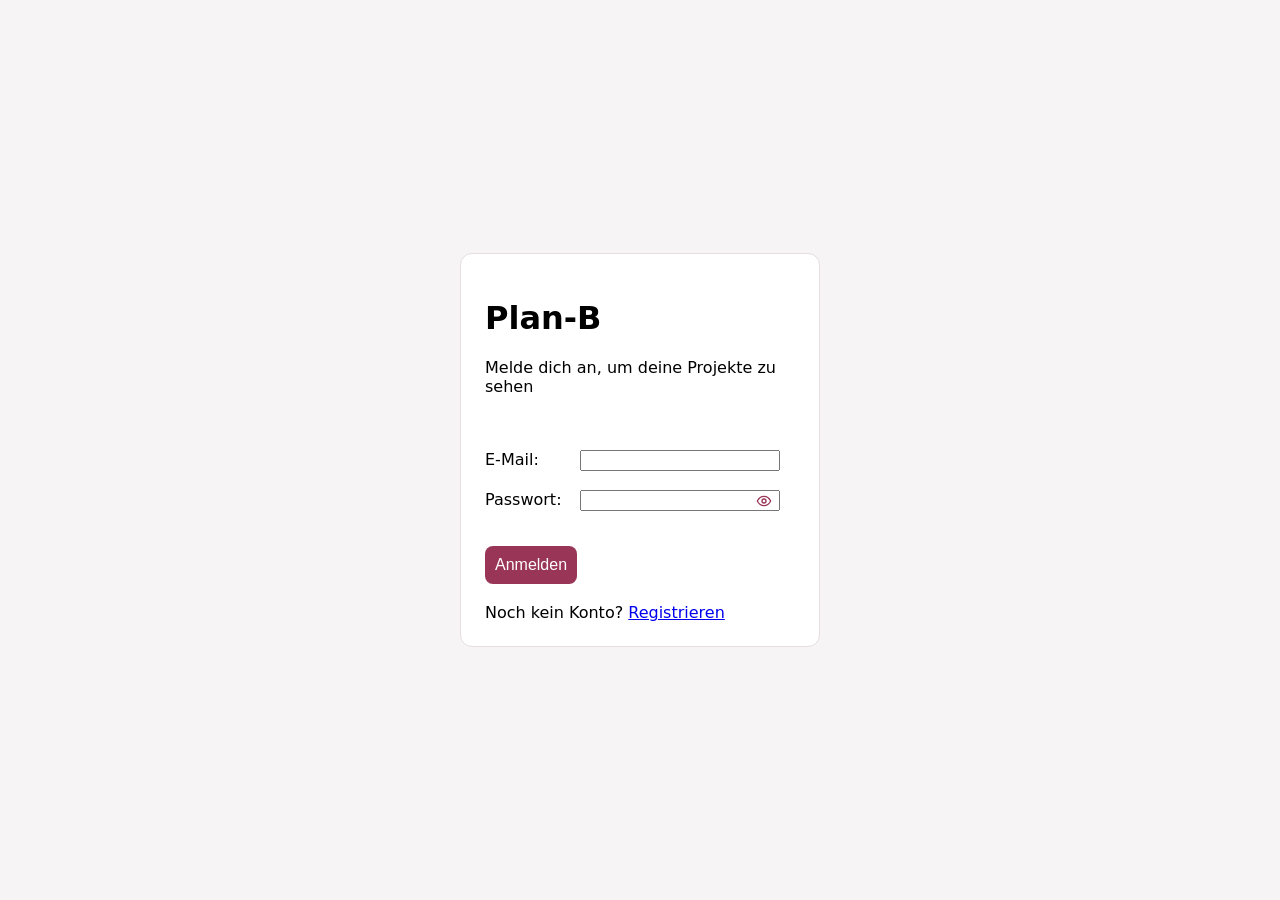
<file: Home/HTML/index.html>
<!DOCTYPE html>
<html lang="en">
<head>
    <meta charset="UTF-8">
    <meta name="viewport" content="width=device-width, initial-scale=1.0">
    <title>Document</title>
    <link rel="stylesheet" href="../CSS/menu.css">

     <script src="../JS/menu.js"></script> <!--KI-Log Nr. 21-->
</head>
<body>

    <nav>
            <a href="index.html">Home</a>
            <a href="../../Projekte/HTML/projects.html">Projekte</a>
            <button id="logout" onclick="logout()">Abmelden</button> <!--KI-Log Nr. 21-->
    </nav>

    <main>
        <h1>Meine To-Do's</h1>
    </main>
</body>
</html>
</file>
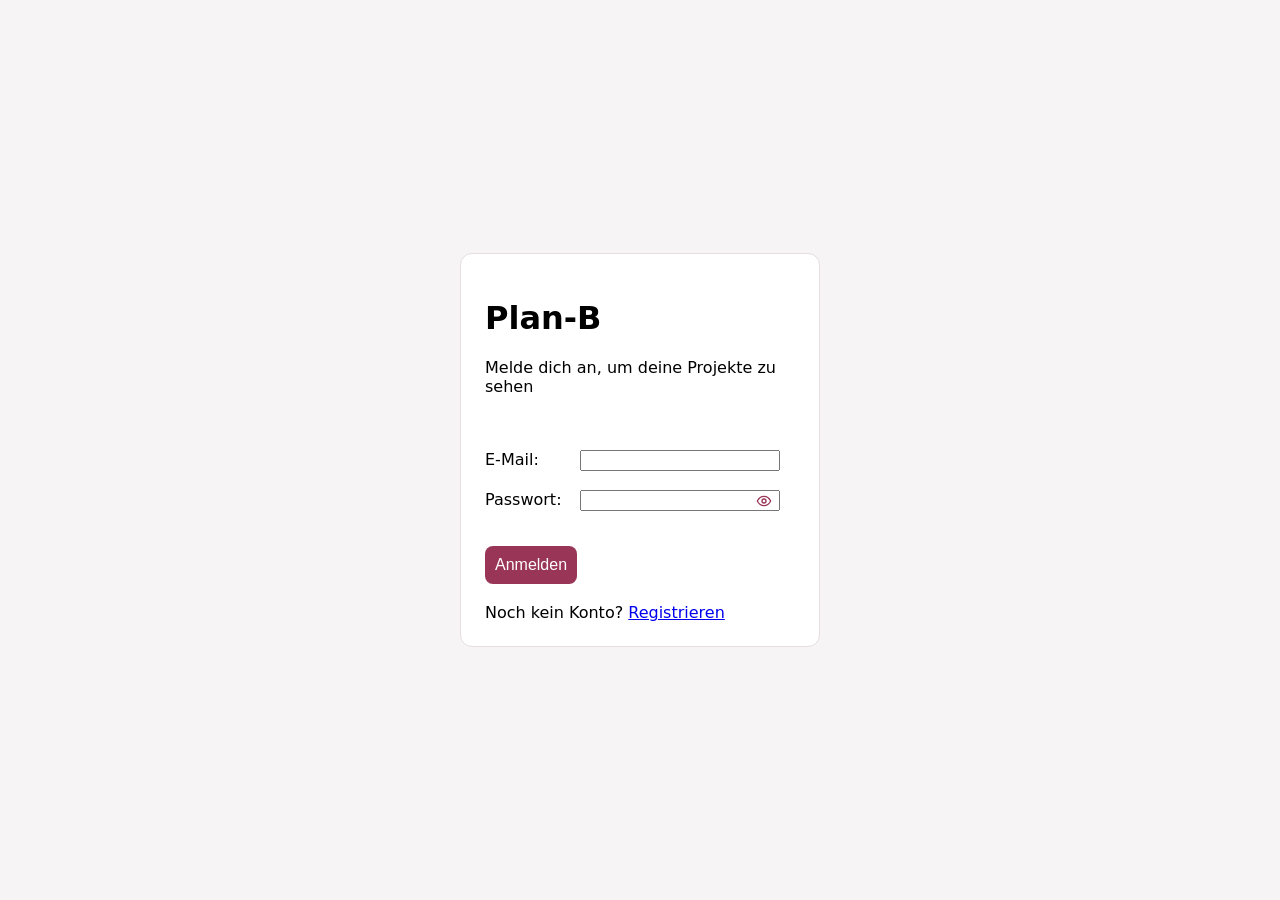
<file: Login/HTML/login.html>
<!DOCTYPE html>
<html lang="de">
<head>
    <meta charset="UTF-8">
    <meta name="viewport" content="width=device-width, initial-scale=1.0">
    <title>Anmeldung</title>
    <link rel="stylesheet" href="../CSS/login-register.css">
</head>

<body>
    <main class="login-box">
    <h1>Plan-B</h1>
    <p id="error-message" class="error" hidden></p> <!--KI-Log Nr. 5-->

    <p>Melde dich an, um deine Projekte zu sehen </p> <br><br>
        <label for="email-input">E-Mail:</label> <input type="email" id="email-input"/><br><br><!--KI Log Nr. 20-->
        <label for="password-input">Passwort:</label><!--KI Log Nr. 20-->
        <div class="passwort-feld"> <!--KI Log Nr. 18-->
            <input type="password" id="password-input">
            <button type="button" class="toggle-password" aria-label="Passwort anzeigen">
                <img src="../../icons/eye.svg" alt="">
            </button>
        </div><br><br>
    
        <button type="button" id="logon">Anmelden</button><br><br>
        Noch kein Konto? <a href="register.html">Registrieren</a>
    
    </main>
   <script src="https://code.jquery.com/jquery-3.7.1.min.js"></script> <!--KI-Log Nr. 1-->
   <script src="../JS/passwort-toggle.js"></script> <!--KI-Log Nr. 18-->
   <script src="../JS/login.js"></script>
</body>
</html>
<!--KI-Log Nr. 12: Gesamten Code prüfen nach Fehlern-->
</file>
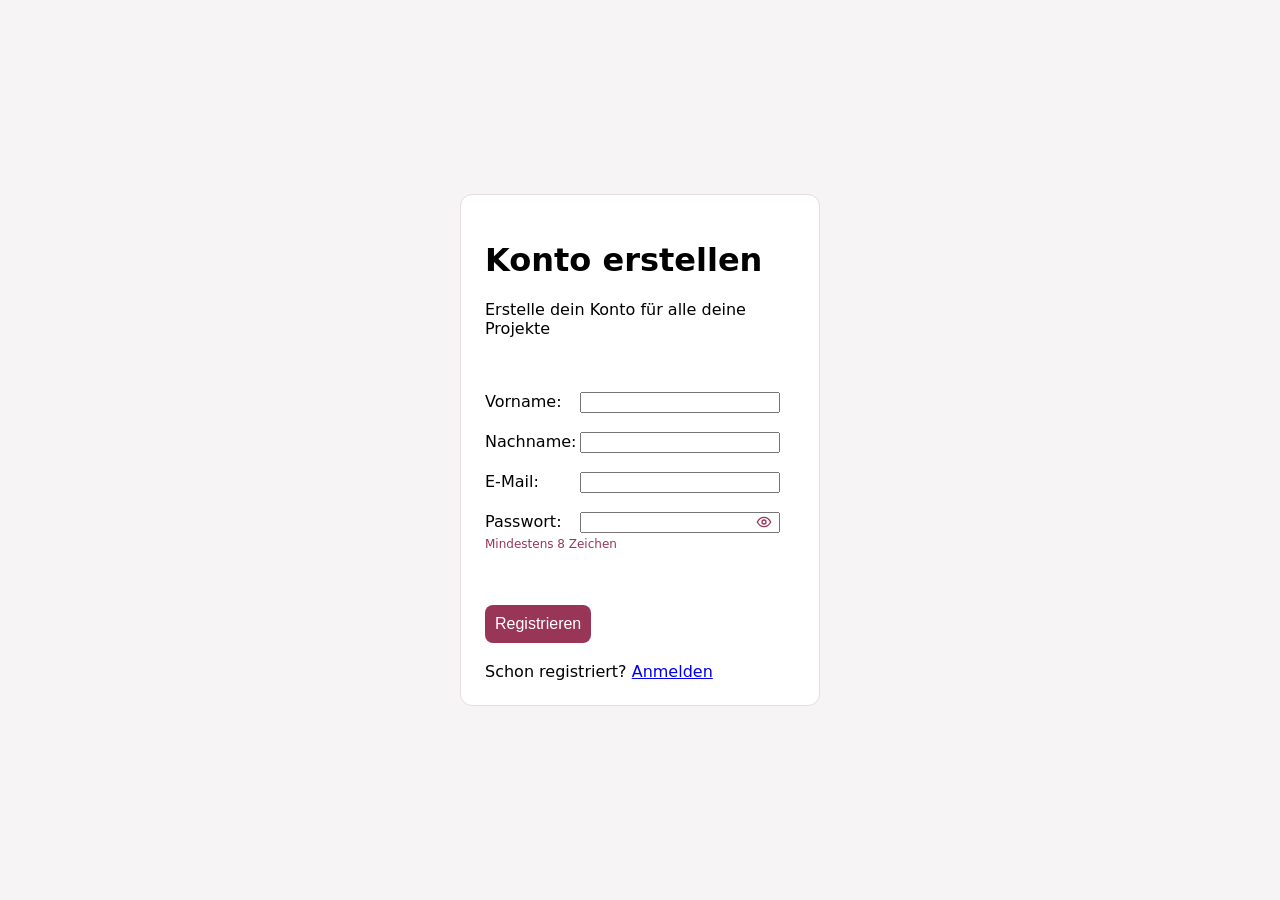
<file: Login/HTML/register.html>
<!DOCTYPE html>
<html lang="de">
<head>
    <meta charset="UTF-8">
    <meta name="viewport" content="width=device-width, initial-scale=1.0">
    <title>Registrierung</title>
    <link rel="stylesheet" href="../CSS/login-register.css">
</head>

<body>
    <main class="register-box">
    <h1>Konto erstellen</h1>
    <p id="error-message" class="error" hidden></p>

    <p>Erstelle dein Konto für alle deine Projekte</p> <br><br>

    <label for="first-name-input">Vorname:</label> <input type="text" id="first-name-input"/><br><br><!--KI Log Nr. 20-->
    <label for="last-name-input">Nachname:</label> <input type="text" id="last-name-input"/><br><br><!--KI Log Nr. 20-->
    <label for="email-input">E-Mail:</label> <input type="email" id="email-input"/><br><br><!--KI Log Nr. 20-->
    <label for="password-input">Passwort:</label><!--KI Log Nr. 20-->
    <div class="passwort-feld"> <!--KI Log Nr. 18-->
            <input type="password" id="password-input">
            <button type="button" class="toggle-password" aria-label="Passwort anzeigen">
                <img src="../../icons/eye.svg" alt="">
            </button>
        </div>

    <p class= "hinweis">Mindestens 8 Zeichen </p><br><br>
    
    <button type="button" id="register">Registrieren</button><br><br>
    Schon registriert? <a href="login.html">Anmelden</a>

    </main>
<script src="https://code.jquery.com/jquery-3.7.1.min.js"></script>
<script src="../JS/passwort-toggle.js"></script> <!--KI-Log Nr. 18-->
<script src="../JS/register.js"></script>
</body>
</html>
</file>
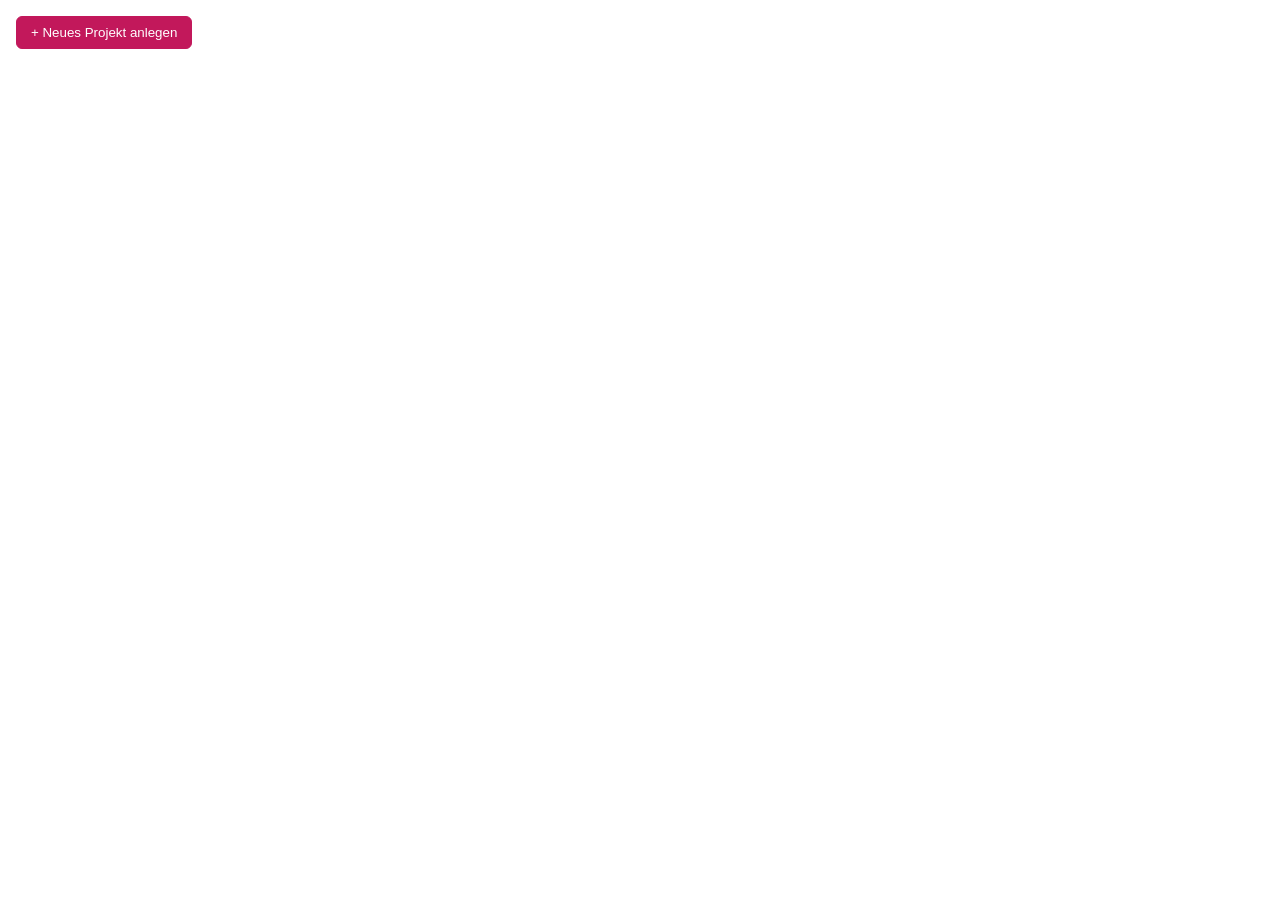
<file: Projekte/HTML/create-new-project.html>
<!DOCTYPE html>
<html lang="en">
<head>
    <meta charset="UTF-8">
    <meta name="viewport" content="width=device-width, initial-scale=1.0">
    <title>Document</title>
    <link rel="stylesheet" href="../CSS/create-new-project.css">
</head>
<body>
    <!--KI-Log Nr. 23-->
    <button id="btn-neues-projekt" type="button">+ Neues Projekt anlegen</button>
    <p id="meldung" class="fehler" role="status"></p>


  <dialog id="dialog-projekt">
    <form id="form-projekt">
      <h2>Neues Projekt anlegen</h2>
 
      <label for="input-titel">Titel *</label>
      <input id="input-titel" type="text" maxlength="100" required>
 
      <label for="input-beschreibung">Beschreibung</label>
      <textarea id="input-beschreibung" rows="4"></textarea>
 
      <p id="fehler" class="fehler" role="alert"></p>
 
      <div class="aktionen">
        <button type="button" id="btn-abbrechen">Abbrechen</button>
        <button type="submit" id="btn-speichern">Projekt erstellen</button>
      </div>
    </form>
  </dialog>
 

  <section id="projekt-ansicht" hidden>
    <h2 id="projekt-titel"></h2>
    <p id="projekt-beschreibung"></p>
    <p>Status: <span id="projekt-status"></span></p>
    <h3>Mitglieder</h3>
    <ul id="projekt-mitglieder"></ul>
  </section>
 
  <script src="../JS/create-new-project.js"></script>
</body>
</html>
</file>
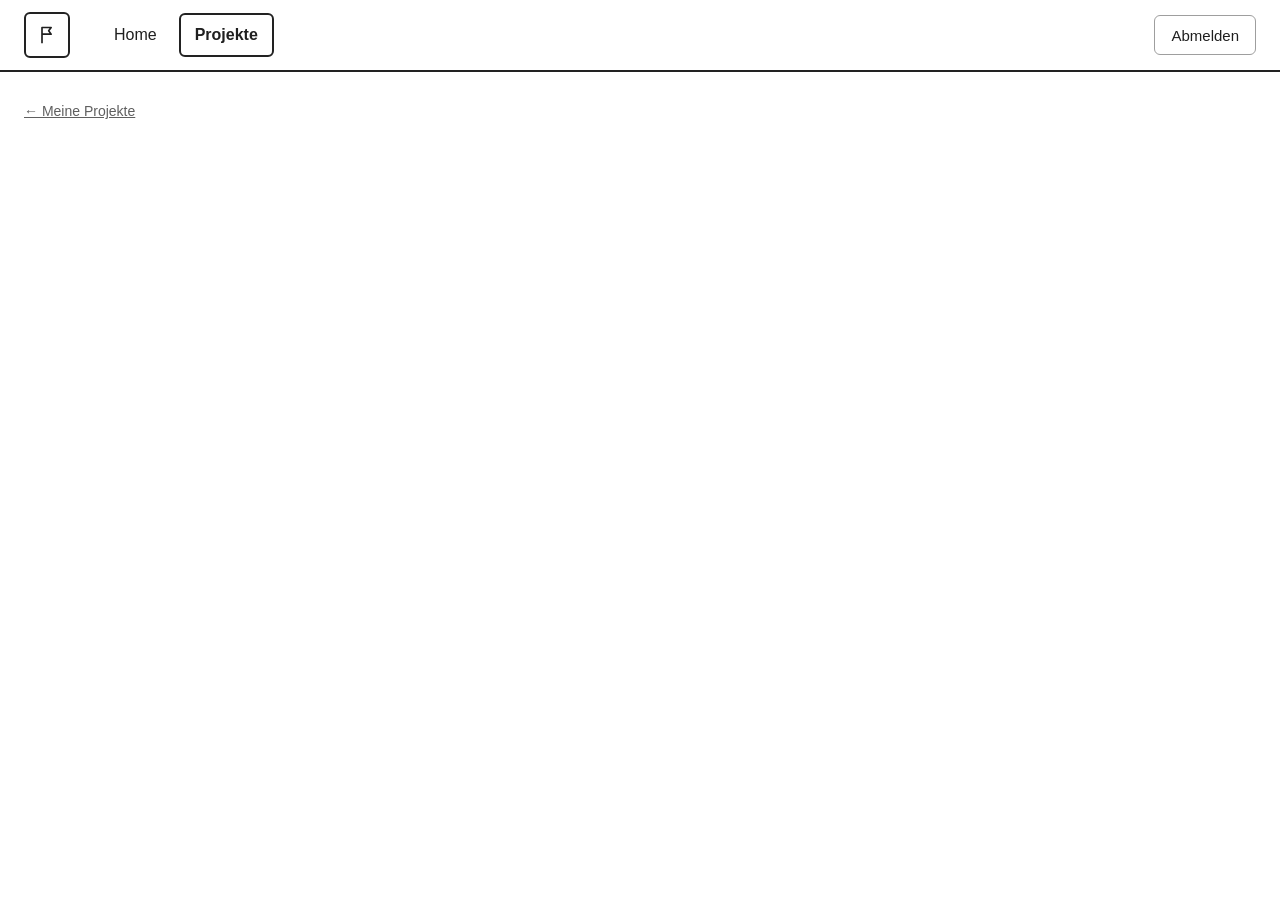
<file: Projekte/HTML/project.html>
<!DOCTYPE html>
<html lang="de">
<head>
  <meta charset="UTF-8">
  <meta name="viewport" content="width=device-width, initial-scale=1.0">
  <title>Projekt · Plan B</title>
  <link rel="stylesheet" href="../CSS/projects.css">
</head>
<body>
  <!-- Kopfzeile wie in den Wireframes (KI-Log Nr. 38) -->
  <header class="topbar">
    <a class="logo" href="../../Home/HTML/index.html" aria-label="Plan B Startseite">
      <svg viewBox="0 0 24 24" fill="none" stroke="currentColor" stroke-width="2" stroke-linejoin="round" aria-hidden="true"><path d="M6 22V3h11l-3 4 3 4H6"/></svg>
    </a>
    <nav class="nav" aria-label="Hauptnavigation">
      <a href="../../Home/HTML/index.html">Home</a>
      <a href="projects.html" aria-current="page">Projekte</a>
    </nav>
    <div class="user-area">
      <span class="user-name" id="currentUserName"></span>
      <button class="btn" type="button" id="logoutButton">Abmelden</button>
    </div>
  </header>

  <!-- KI-Log Nr. 32: Projektansicht (Wireframe S. 3 Teammitglied, S. 4 Projektleitung) -->
  <main class="page">
    <a class="back-link" href="projects.html">← Meine Projekte</a>

    <div id="pageMessage" class="page-message" role="alert" hidden></div>

    <div id="projectView" hidden>
      <div class="page-head">
        <div>
          <div class="title-row">
            <h1 id="projectTitle"></h1>
            <span class="pill" id="projectStatus"></span>
            <span class="role-text" id="projectRole"></span>
          </div>
          <p class="description" id="projectDescription"></p>
        </div>
        <!-- Nur für Projektleitung sichtbar -->
        <div class="head-actions" id="leadActions" hidden>
          <button class="btn btn-lg" type="button" id="editProjectButton">Projekt bearbeiten</button>
          <a class="btn btn-primary btn-lg" id="manageTasksLink" href="task-manage.html">Task verwalten</a>
        </div>
      </div>

      <div class="layout">
        <!-- Mitglieder-Karte -->
        <aside class="card members-card" aria-labelledby="membersHeading">
          <div class="card-head">
            <h2 id="membersHeading">Mitglieder</h2>
            <button class="icon-btn" type="button" id="openMembersButton" aria-label="Mitglieder verwalten" title="Mitglieder verwalten" hidden>
              <svg viewBox="0 0 24 24" fill="none" stroke="currentColor" stroke-width="1.8" stroke-linecap="round" stroke-linejoin="round" aria-hidden="true"><path d="M4 20h4L19 9l-4-4L4 16v4z"/><path d="M13.5 6.5l4 4"/></svg>
            </button>
          </div>
          <ul class="member-names" id="memberNames"></ul>
        </aside>

        <!-- To-Do's -->
        <section aria-labelledby="todosHeading">
          <div class="section-head">
            <h2 id="todosHeading">To-Do's</h2>
            <button class="btn btn-dashed" type="button" id="newTaskButton" hidden>
              <svg viewBox="0 0 24 24" fill="none" stroke="currentColor" stroke-width="2" stroke-linecap="round" aria-hidden="true"><path d="M12 5v14M5 12h14"/></svg>
              Task anlegen
            </button>
          </div>
          <div class="table-wrap">
            <table class="data">
              <thead id="taskHead"></thead>
              <tbody id="taskBody"></tbody>
            </table>
          </div>

          <h2 class="done-title" id="doneTitle">Erledigt (0)</h2>
          <ul class="done-list" id="doneList"></ul>
        </section>
      </div>
    </div>
  </main>

  <!-- ================= MODALS ================= -->

  <!-- KI-Log Nr. 33: Mitglieder · Projekt (Wireframe S. 7) -->
  <div class="modal-backdrop" id="membersModal" hidden>
    <section class="modal" role="dialog" aria-modal="true" aria-labelledby="membersModalTitle">
      <div class="modal-head">
        <h2 id="membersModalTitle">Mitglieder</h2>
        <button class="modal-close" type="button" data-close aria-label="Schließen">×</button>
      </div>
      <div class="modal-body">
        <div id="memberItems"></div>
      </div>
      <div class="modal-foot no-border">
        <button class="btn btn-dashed btn-lg btn-block" type="button" id="openInviteButton">
          <svg viewBox="0 0 24 24" fill="none" stroke="currentColor" stroke-width="2" stroke-linecap="round" aria-hidden="true"><path d="M12 5v14M5 12h14"/></svg>
          Mitglied hinzufügen
        </button>
      </div>
    </section>
  </div>

  <!-- Registrierten Benutzer direkt als Mitglied hinzufügen. -->
  <div class="modal-backdrop" id="inviteModal" hidden>
    <form class="modal" id="inviteForm" role="dialog" aria-modal="true" aria-labelledby="inviteTitle" novalidate>
      <div class="modal-head">
        <h2 id="inviteTitle">Mitglied hinzufügen</h2>
        <button class="modal-close" type="button" data-close aria-label="Schließen">×</button>
      </div>
      <div class="modal-body">
        <div class="field">
          <label for="inviteEmail">E-Mail-Adresse *</label>
          <input class="input" id="inviteEmail" name="email" type="email" placeholder="name@beispiel.de" autocomplete="email" required autofocus>
        </div>
        <fieldset class="fieldset">
          <legend>Rolle *</legend>
          <label class="radio"><input type="radio" name="role" value="TEAMMITGLIED" checked> Teammitglied</label>
          <label class="radio"><input type="radio" name="role" value="PROJEKTLEITUNG"> Projektleitung</label>
        </fieldset>
        <p class="form-hint">Die Person wird direkt als Projektmitglied hinzugefügt.</p>
      </div>
      <div class="modal-foot no-border">
        <button class="btn btn-lg" type="button" data-close>Abbrechen</button>
        <button class="btn btn-primary btn-lg" type="submit" id="inviteSubmit">Mitglied hinzufügen</button>
      </div>
    </form>
  </div>

  <!-- KI-Log Nr. 33: Rolle ändern (Stift in der Mitgliederliste) -->
  <div class="modal-backdrop" id="roleModal" hidden>
    <form class="modal" id="roleForm" role="dialog" aria-modal="true" aria-labelledby="roleTitle" novalidate>
      <div class="modal-head">
        <h2 id="roleTitle">Rolle ändern</h2>
        <button class="modal-close" type="button" data-close aria-label="Schließen">×</button>
      </div>
      <div class="modal-body">
        <fieldset class="fieldset">
          <legend>Rolle *</legend>
          <label class="radio"><input type="radio" name="role" value="TEAMMITGLIED"> Teammitglied</label>
          <label class="radio"><input type="radio" name="role" value="PROJEKTLEITUNG"> Projektleitung</label>
        </fieldset>
      </div>
      <div class="modal-foot no-border">
        <button class="btn btn-lg" type="button" data-close>Abbrechen</button>
        <button class="btn btn-primary btn-lg" type="submit" id="roleSubmit">Speichern</button>
      </div>
    </form>
  </div>

  <!-- KI-Log Nr. 32: Projekt bearbeiten (gleiches Layout wie "Neues Projekt anlegen") -->
  <div class="modal-backdrop" id="editProjectModal" hidden>
    <form class="modal" id="editProjectForm" role="dialog" aria-modal="true" aria-labelledby="editProjectTitle" novalidate>
      <div class="modal-head">
        <h2 id="editProjectTitle">Projekt bearbeiten</h2>
        <button class="modal-close" type="button" data-close aria-label="Schließen">×</button>
      </div>
      <div class="modal-body">
        <div class="field">
          <label for="editTitle">Titel *</label>
          <input class="input" id="editTitle" name="title" type="text" maxlength="100" required autofocus>
        </div>
        <div class="field">
          <label for="editDescription">Beschreibung</label>
          <textarea class="textarea" id="editDescription" name="description" maxlength="500"></textarea>
        </div>
        <div class="field">
          <label for="editStatus">Status</label>
          <select class="select" id="editStatus" name="status">
            <option value="AKTIV">Aktiv</option>
            <option value="ABGESCHLOSSEN">Abgeschlossen</option>
          </select>
        </div>
      </div>
      <div class="modal-foot no-border">
        <button class="btn btn-lg" type="button" data-close>Abbrechen</button>
        <button class="btn btn-primary btn-lg" type="submit" id="editProjectSubmit">Speichern</button>
      </div>
    </form>
  </div>

  <!-- KI-Log Nr. 34: Neue Aufgabe (Wireframe S. 11) -->
  <div class="modal-backdrop" id="newTaskModal" hidden>
    <form class="modal" id="newTaskForm" role="dialog" aria-modal="true" aria-labelledby="newTaskTitle" novalidate>
      <div class="modal-head">
        <h2 id="newTaskTitle">Neue Aufgabe</h2>
        <button class="modal-close" type="button" data-close aria-label="Schließen">×</button>
      </div>
      <div class="modal-body">
        <div class="field">
          <span class="label" id="typeLabel">Typ *</span>
          <div class="segmented" role="group" aria-labelledby="typeLabel">
            <button type="button" data-type="MEETING" aria-pressed="true">Meeting</button>
            <button type="button" data-type="LANGES_TODO" aria-pressed="false">Langes To-Do</button>
          </div>
        </div>
        <div class="field">
          <label for="taskTitle">Titel *</label>
          <input class="input" id="taskTitle" name="title" type="text" placeholder="z. B. Sprint Review" maxlength="120" required>
        </div>
        <div class="field">
          <label for="taskDescription">Beschreibung</label>
          <textarea class="textarea" id="taskDescription" name="description" maxlength="1000"></textarea>
        </div>
        <div class="grid-2">
          <div class="field">
            <label for="taskStart" id="taskStartLabel">Start *</label>
            <!-- KI-Log Nr. 45: Native HTML-Datum/Uhrzeit mit Browser-Icon. -->
            <input class="input" id="taskStart" name="start" type="datetime-local" step="900">
          </div>
          <div class="field">
            <label for="taskEnd" id="taskEndLabel">Ende *</label>
            <!-- KI-Log Nr. 45: Native HTML-Datum/Uhrzeit mit Browser-Icon. -->
            <input class="input" id="taskEnd" name="end" type="datetime-local" step="900" required>
          </div>
          <div class="field">
            <span class="label">Teilnehmer</span>
            <div id="newTaskParticipants"></div>
          </div>
          <div class="field">
            <label for="taskPriority">Priorität *</label>
            <select class="select" id="taskPriority" name="priority">
              <option value="HOCH">Hoch</option>
              <option value="MITTEL" selected>Mittel</option>
              <option value="NIEDRIG">Niedrig</option>
            </select>
          </div>
        </div>

        <!-- nur bei Meeting -->
        <div class="dashed-box" id="availabilityBox">
          <div class="box-head">
            <span>Verfügbarkeit der Teilnehmer</span>
            <button class="btn" type="button" id="checkAvailabilityButton">Zeit prüfen</button>
          </div>
          <div id="availabilityRows"></div>
        </div>

        <!-- nur bei Langes To-Do -->
        <fieldset class="fieldset dashed" id="newSubtaskSection" hidden>
          <legend>Teilaufgaben (nur bei langem To-Do)</legend>
          <p class="form-hint" style="margin-bottom:12px">Alle Teilaufgaben haben die Frist des langen To-Dos. Nur Teilnehmer können sie übernehmen.</p>
          <div id="newSubtasks"></div>
          <button class="btn btn-dashed" type="button" id="addNewSubtaskButton">+ Teilaufgabe hinzufügen</button>
        </fieldset>
      </div>
      <div class="modal-foot">
        <button class="btn btn-lg" type="button" data-close>Abbrechen</button>
        <button class="btn btn-primary btn-lg" type="submit" id="newTaskSubmit">Anlegen</button>
      </div>
    </form>
  </div>

  <!-- KI-Log Nr. 35: Langes To-Do / Meeting Detail (Wireframe S. 9) -->
  <div class="modal-backdrop" id="taskDetailModal" hidden>
    <section class="modal" role="dialog" aria-modal="true" aria-labelledby="taskDetailHeading">
      <div class="modal-head">
        <h2 id="taskDetailHeading">Langes To-Do</h2>
        <button class="modal-close" type="button" data-close aria-label="Schließen">×</button>
      </div>
      <div class="modal-body" id="taskDetailBody"></div>
      <div class="modal-foot">
        <span class="hint" id="taskDetailHint"></span>
        <button class="btn btn-lg" type="button" data-close>Schließen</button>
      </div>
    </section>
  </div>

  <!-- KI-Log Nr. 35: Teilaufgabe (Wireframe S. 13) + Konflikt "Nicht übernommen" (S. 14) -->
  <div class="modal-backdrop" id="subtaskModal" hidden>
    <section class="modal" role="dialog" aria-modal="true" aria-labelledby="subtaskHeading">
      <div class="modal-head">
        <h2 id="subtaskHeading">Teilaufgabe</h2>
        <button class="modal-close" type="button" data-close aria-label="Schließen">×</button>
      </div>
      <div class="modal-body" id="subtaskBody"></div>
      <div class="modal-foot" id="subtaskFoot"></div>
    </section>
  </div>

  <!-- KI-Log Nr. 39: Teilaufgabe einplanen (Wireframe S. 15) -->
  <div class="modal-backdrop" id="scheduleModal" hidden>
    <form class="modal" id="scheduleForm" role="dialog" aria-modal="true" aria-labelledby="scheduleHeading" novalidate>
      <div class="modal-head">
        <h2 id="scheduleHeading">Teilaufgabe einplanen</h2>
        <button class="modal-close" type="button" data-close aria-label="Schließen">×</button>
      </div>
      <div class="modal-body">
        <div class="detail-value title" id="scheduleTaskTitle"></div>
        <div class="detail-value" id="scheduleTaskMeta"></div>
        <div class="field">
          <label for="scheduleDate">Datum *</label>
          <input class="input" id="scheduleDate" name="date" type="date" required>
        </div>
        <div class="schedule-form">
          <div class="field"><label for="scheduleFrom">Von *</label><input class="input" id="scheduleFrom" name="from" type="time" required></div>
          <div class="field"><label for="scheduleTo">Bis *</label><input class="input" id="scheduleTo" name="to" type="time" required></div>
        </div>
        <h3 style="margin:18px 0 4px;font-size:16px">Freie Zeitfenster bis zur Frist</h3>
        <div id="freeSlotList" class="slot-list"><p class="empty">Freie Zeiten werden geladen …</p></div>
        <p class="form-hint">Belegte Zeiten aus deinem Kalender sind berücksichtigt. Eingeplante Zeitfenster siehst nur du.</p>
      </div>
      <div class="modal-foot">
        <button class="btn btn-lg" type="button" data-close>Abbrechen</button>
        <button class="btn btn-primary btn-lg" type="submit" id="scheduleSubmit">Einplanen</button>
      </div>
    </form>
  </div>

  <script src="../JS/api.js"></script>
  <script src="../JS/ui.js"></script>
  <script src="../JS/project.js"></script>
</body>
</html>
</file>
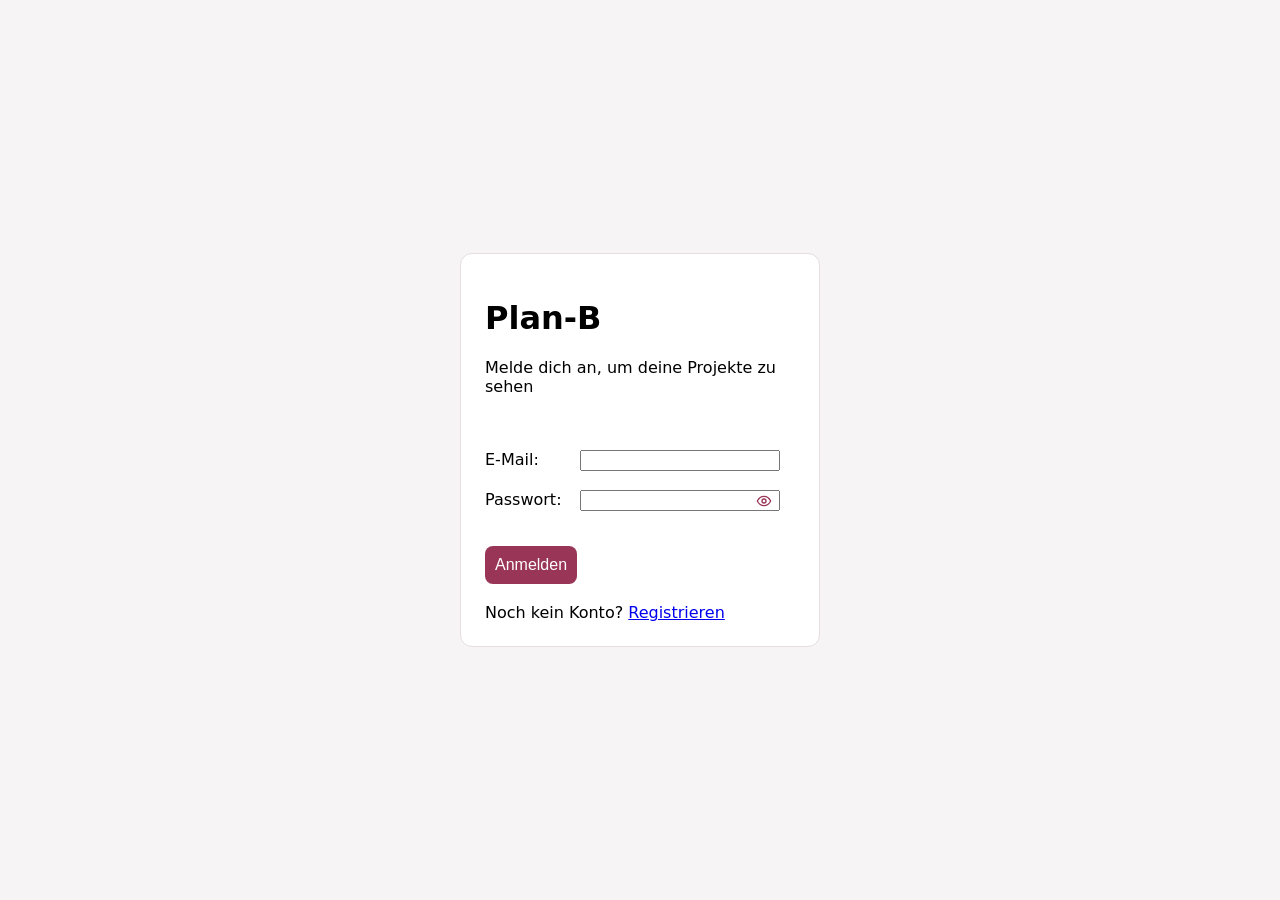
<file: Projekte/HTML/projects.html>
<!DOCTYPE html>
<html lang="de">
<head>
  <meta charset="UTF-8">
  <meta name="viewport" content="width=device-width, initial-scale=1.0">
  <title>Meine Projekte · Plan B</title>
  <link rel="stylesheet" href="../CSS/projects.css">
</head>
<body>
  <!-- Kopfzeile wie in den Wireframes (KI-Log Nr. 38) -->
  <header class="topbar">
    <a class="logo" href="../../Home/HTML/index.html" aria-label="Plan B Startseite">
      <svg viewBox="0 0 24 24" fill="none" stroke="currentColor" stroke-width="2" stroke-linejoin="round" aria-hidden="true"><path d="M6 22V3h11l-3 4 3 4H6"/></svg>
    </a>
    <nav class="nav" aria-label="Hauptnavigation">
      <a href="../../Home/HTML/index.html">Home</a>
      <a href="projects.html" aria-current="page">Projekte</a>
    </nav>
    <div class="user-area">
      <span class="user-name" id="currentUserName"></span>
      <button class="btn" type="button" id="logoutButton">Abmelden</button>
    </div>
  </header>

  <!-- KI-Log Nr. 31: Projektübersicht "Meine Projekte" + "Neues Projekt anlegen" -->
  <main class="page">
    <section class="projects-col" aria-labelledby="projectsTitle">
      <h1 id="projectsTitle">Meine Projekte</h1>
      <!-- Wird von projects.js aus GET /projects befüllt -->
      <div id="projectList"><p class="loading">Projekte werden geladen …</p></div>
      <button class="btn btn-dashed btn-lg btn-block" type="button" id="newProjectButton">
        <svg viewBox="0 0 24 24" fill="none" stroke="currentColor" stroke-width="2" stroke-linecap="round" aria-hidden="true"><path d="M12 5v14M5 12h14"/></svg>
        Neues Projekt anlegen
      </button>
    </section>
  </main>

  <!-- Modal: Neues Projekt anlegen (Wireframe S. 6) -->
  <div class="modal-backdrop" id="newProjectModal" hidden>
    <form class="modal" id="newProjectForm" role="dialog" aria-modal="true" aria-labelledby="newProjectTitle" novalidate>
      <div class="modal-head">
        <h2 id="newProjectTitle">Neues Projekt anlegen</h2>
        <button class="modal-close" type="button" data-close aria-label="Schließen">×</button>
      </div>
      <div class="modal-body">
        <div class="field">
          <label for="projectTitle">Titel *</label>
          <input class="input" id="projectTitle" name="title" type="text" maxlength="100" required autofocus>
        </div>
        <div class="field">
          <label for="projectDescription">Beschreibung</label>
          <textarea class="textarea" id="projectDescription" name="description" maxlength="500"></textarea>
        </div>
        <p class="form-hint">Du wirst automatisch Projektleitung dieses Projekts.</p>
      </div>
      <div class="modal-foot no-border">
        <button class="btn btn-lg" type="button" data-close>Abbrechen</button>
        <button class="btn btn-primary btn-lg" type="submit" id="createProjectSubmit">Anlegen</button>
      </div>
    </form>
  </div>

  <script src="../JS/api.js"></script>
  <script src="../JS/ui.js"></script>
  <script src="../JS/projects.js"></script>
</body>
</html>
</file>
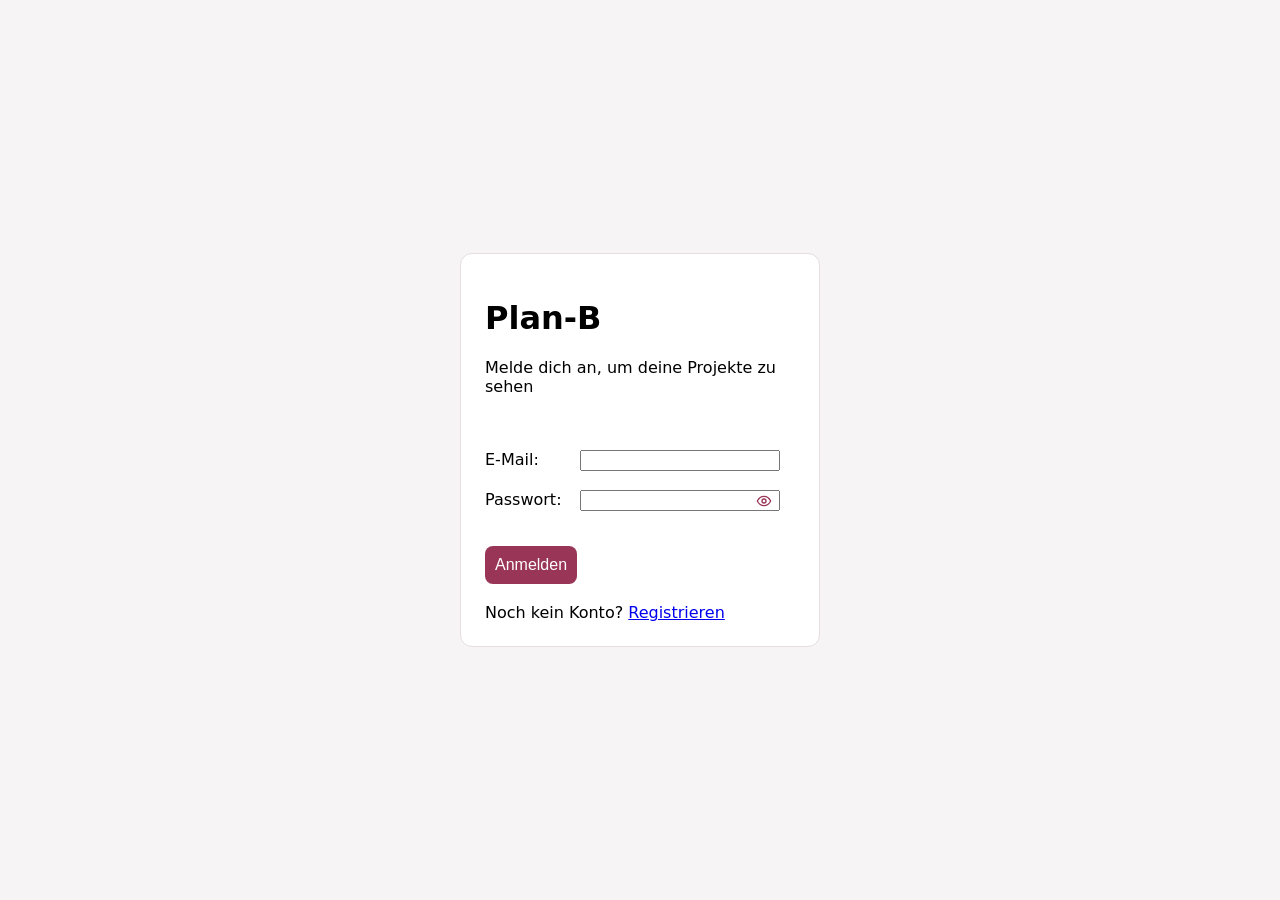
<file: Projekte/HTML/task-manage.html>
<!DOCTYPE html>
<html lang="de">
<head>
  <meta charset="UTF-8">
  <meta name="viewport" content="width=device-width, initial-scale=1.0">
  <title>Task verwalten · Plan B</title>
  <link rel="stylesheet" href="../CSS/projects.css">
</head>
<body>
  <!-- Kopfzeile wie in den Wireframes (KI-Log Nr. 38) -->
  <header class="topbar">
    <a class="logo" href="../../Home/HTML/index.html" aria-label="Plan B Startseite">
      <svg viewBox="0 0 24 24" fill="none" stroke="currentColor" stroke-width="2" stroke-linejoin="round" aria-hidden="true"><path d="M6 22V3h11l-3 4 3 4H6"/></svg>
    </a>
    <nav class="nav" aria-label="Hauptnavigation">
      <a href="../../Home/HTML/index.html">Home</a>
      <a href="projects.html" aria-current="page">Projekte</a>
    </nav>
    <div class="user-area">
      <span class="user-name" id="currentUserName"></span>
      <button class="btn" type="button" id="logoutButton">Abmelden</button>
    </div>
  </header>

  <!-- KI-Log Nr. 36: Task verwalten (Wireframe S. 5) -->
  <main class="page">
    <a class="back-link" id="backToProject" href="projects.html">← Projekt</a>

    <div id="pageMessage" class="page-message" role="alert" hidden></div>

    <div id="manageView" hidden>
      <h1 style="margin-top:22px" id="manageTitle">Task verwalten</h1>
      <p class="description" style="margin-top:6px">Bestehende Aufgaben bearbeiten oder löschen. Neue Aufgaben legst du in der Projektansicht an.</p>

      <div class="section-head compact" style="margin-top:28px">
        <h2>To-Do's im Projekt</h2>
      </div>
      <div class="table-wrap">
        <table class="data">
          <thead>
            <tr>
              <th scope="col">Aufgabe</th>
              <th scope="col">Typ</th>
              <th scope="col">Priorität</th>
              <th scope="col">Teilnehmer</th>
              <th scope="col">Start</th>
              <th scope="col">Ende / Frist</th>
              <th scope="col">Teilaufgaben</th>
              <th scope="col">Aktionen</th>
            </tr>
          </thead>
          <tbody id="manageBody"></tbody>
        </table>
      </div>
    </div>
  </main>

  <!-- KI-Log Nr. 36: Task bearbeiten (Wireframe S. 10) -->
  <div class="modal-backdrop" id="editTaskModal" hidden>
    <form class="modal" id="editTaskForm" role="dialog" aria-modal="true" aria-labelledby="editTaskHeading" novalidate>
      <div class="modal-head">
        <h2 id="editTaskHeading">Task bearbeiten</h2>
        <button class="modal-close" type="button" data-close aria-label="Schließen">×</button>
      </div>
      <div class="modal-body">
        <div class="field">
          <label for="editTaskTitle">Titel *</label>
          <input class="input" id="editTaskTitle" name="title" type="text" maxlength="120" required autofocus>
        </div>
        <div class="grid-2">
          <div class="field">
            <label for="editTaskType">Typ *</label>
            <select class="select" id="editTaskType" name="type" disabled title="Der Typ einer bestehenden Aufgabe kann nicht geändert werden.">
              <option value="MEETING">Meeting</option>
              <option value="LANGES_TODO">Langes To-Do</option>
            </select>
          </div>
          <div class="field">
            <label for="editTaskPriority">Priorität *</label>
            <select class="select" id="editTaskPriority" name="priority">
              <option value="HOCH">Hoch</option>
              <option value="MITTEL">Mittel</option>
              <option value="NIEDRIG">Niedrig</option>
            </select>
          </div>
          <div class="field">
            <label for="editTaskStart" id="editTaskStartLabel">Start</label>
            <input class="input" id="editTaskStart" name="start" type="text" placeholder="TT.MM.JJJJ hh:mm" inputmode="numeric">
          </div>
          <div class="field">
            <label for="editTaskEnd" id="editTaskEndLabel">Ende / Frist *</label>
            <input class="input" id="editTaskEnd" name="end" type="text" placeholder="TT.MM.JJJJ hh:mm" inputmode="numeric">
          </div>
        </div>
        <div class="field">
          <span class="label">Teilnehmer</span>
          <div id="editTaskParticipants"></div>
        </div>
        <div class="field">
          <label for="editTaskDescription">Beschreibung</label>
          <textarea class="textarea" id="editTaskDescription" name="description" maxlength="1000"></textarea>
        </div>

        <fieldset class="fieldset dashed" id="editSubtaskSection">
          <legend>Teilaufgaben (nur bei langem To-Do)</legend>
          <p class="form-hint" style="margin-bottom:12px;font-size:13px">Alle Teilaufgaben haben die Frist des langen To-Dos. Nur Teilnehmer können sie übernehmen.</p>
          <div id="editSubtasks"></div>
          <button class="btn btn-dashed btn-lg" type="button" id="addSubtaskButton">+ Teilaufgabe hinzufügen</button>
        </fieldset>
      </div>
      <div class="modal-foot">
        <button class="btn btn-lg left" type="button" id="deleteTaskButton">
          <svg viewBox="0 0 24 24" fill="none" stroke="currentColor" stroke-width="1.8" stroke-linecap="round" stroke-linejoin="round" aria-hidden="true"><path d="M4 7h16"/><path d="M9 7V4h6v3"/><path d="M6 7l1 13h10l1-13"/></svg>
          Task löschen
        </button>
        <button class="btn btn-lg" type="button" data-close>Abbrechen</button>
        <button class="btn btn-primary btn-lg" type="submit" id="saveTaskButton">Speichern</button>
      </div>
    </form>
  </div>

  <script src="../JS/api.js"></script>
  <script src="../JS/ui.js"></script>
  <script src="../JS/task-manage.js"></script>
</body>
</html>
</file>
<file: Home/CSS/menu.css>
/* KI-Log Nr. 21*/
body {
  margin: 0;
  font-family: Arial, sans-serif;
}

/* KI-Log Nr. 21*/
nav {
  display: flex;
  flex-wrap: wrap;        
  align-items: center;
  gap: 8px;
  padding: 10px 16px;
  border-bottom: 2px solid #c2185b;
}

/* KI-Log Nr. 21*/
nav a {
  padding: 6px 12px;
  border: 2px solid transparent;
  border-radius: 6px;
  color: #222;
  text-decoration: none;
}

 /* KI-Log Nr. 21*/
nav a:hover {
  background: #fbe4ef;
}

 /* KI-Log Nr. 21*/
nav a.active {
  border-color: #c2185b;
  color: #c2185b;
  font-weight: bold;
}
 
 /* KI-Log Nr. 21*/
.logo {
  font-size: 1.2rem;
  font-weight: bold;
  color: #c2185b !important;
}
 
 /* KI-Log Nr. 21*/
#logout {
  margin-left: auto;      
  padding: 6px 12px;
  color: #c2185b;
  background: white;
  border: 1px solid #c2185b;
  border-radius: 6px;
  cursor: pointer;
}
 
 /* KI-Log Nr. 21*/
#logout:hover {
  color: white;
  background: #c2185b;
}
 
 /* KI-Log Nr. 21*/
main {
  padding: 16px;
}
</file>
<file: Login/CSS/login-register.css>
/*KI-Log Nr. 13*/
*, *::before, *::after {
    box-sizing: border-box;
}
/*KI-Log Nr. 2*/
body {
    font-family: system-ui, sans-serif;
    background: #f6f4f5;
    margin: 0;
    min-height: 100vh;
    display: flex;
    align-items: center;
    justify-content: center;
    padding: 16px;
    box-sizing: border-box;
} 

/*KI-Log Nr. 3*/
button {
    margin-top: 16px;
    padding: 10px;
    border: none;
    border-radius: 8px;
    background: #993556;
    color: white;
    font-size: 16px;
    cursor: pointer;
} 

/*KI-Log Nr. 4*/
.login-box, .register-box {
    background: white;
    border: 1px solid #e5dde1;
    border-radius: 12px;
    padding: 24px;
    width: 100%;
    max-width: 360px;
} 
/*KI-Log Nr. 11*/
#error-message {
    color: red;
    margin-top: 8px;
    font-size: 14px; 
}

.hinweis {
    font-size: 12px;
    color:#993556;
    margin: 4px 0 0; /* KI-Log Nr. 16 */
}


/*KI-Log Nr. 18*/
.passwort-feld {
    position: relative;
    display: inline-block;
}

/*KI-Log Nr. 18*/
.passwort-feld input {
    padding-right: 32px;
}

/*KI-Log Nr. 18*/
.toggle-password {
    position: absolute;
    right: 4px;
    top: 50%;
    transform: translateY(-50%);
    margin: 0;
    padding: 2px 4px;
    background: none;
    color: #993556;
    font-size: 16px;
}

/*KI-Log Nr. 18*/
.toggle-password img {
    width: 16px;
    height: 16px;
    display: block;
}

/*KI-Log Nr. 20*/
.login-box label, .register-box label {
    display: inline-block;
    width: 90px;
}

.login-box input, .register-box input {
    width: 200px;
}
</file>
<file: Projekte/CSS/create-new-project.css>
/*KI-Log Nr. 23*/
* { 
    box-sizing: border-box; 
}

body { 
    font-family: sans-serif; 
    margin: 0; 
    padding: 16px; 
}
 
button { 
    padding: 8px 14px; 
    border: 1px solid #c2185b; 
    border-radius: 6px;
    background: #fff; 
    color: #c2185b; 
    cursor: pointer; 
}

button[type="submit"], #btn-neues-projekt { 
    background: #c2185b; 
    color: #fff; 
}

button:disabled { 
opacity: 0.5; 
cursor: wait; 
}
 
dialog { 
width: min(90vw, 420px); 
border: 1px solid #c2185b; 
border-radius: 8px; 
}

label { 
display: block; 
margin-top: 12px; 
}

input, textarea { 
width: 100%; 
padding: 6px; 
margin-top: 4px; 
}
 
.aktionen { 
display: flex; 
justify-content: flex-end; 
gap: 8px; 
margin-top: 16px; 
}

.fehler { 
color: #b00020; 
min-height: 1em; 
}
 
#projekt-ansicht { 
margin-top: 24px; 
max-width: 600px; 
}
</file>
<file: Projekte/CSS/projects.css>
/* =====================================================================
   Plan B - Bereich "Projekte"
   Gemeinsames Stylesheet fuer projects.html, project.html, task-manage.html
   KI-Log Nr. 38: Layout, Farben und Abstaende nach Wireframes (Graustufen)
   ===================================================================== */

/* Lokale Systemschrift: kein externer Font-Request erforderlich. */

*, *::before, *::after { box-sizing: border-box; }

:root {
  --ink: #1f1f1f;
  --muted: #5f5f5f;
  --line: #c4c4c4;
  --line-soft: #e3e3e3;
  --border: #9e9e9e;
  --head: #f0f0f0;
  --soft: #f6f6f6;
  --black: #222;
  --blue: #1a73e8;
  --error: #b3261e;
  --radius: 6px;
  --font: Arial, Helvetica, sans-serif;
}

html, body { margin: 0; }
body { font-family: var(--font); font-size: 15px; line-height: 1.4; color: var(--ink); background: #fff; }
button, input, select, textarea { font: inherit; color: inherit; }
a { color: inherit; }
[hidden] { display: none !important; }
:focus-visible { outline: 2px solid var(--blue); outline-offset: 2px; }

/* KI-Log Nr. 38 | ---------- Kopfzeile / Navigation ---------- */
.topbar { display: flex; align-items: center; gap: 28px; height: 72px; padding: 0 24px; border-bottom: 2px solid var(--black); }
.logo { display: grid; place-items: center; flex: none; width: 46px; height: 46px; border: 2px solid var(--black); border-radius: var(--radius); }
.logo svg { width: 20px; height: 20px; }
.nav { display: flex; align-items: center; gap: 6px; }
.nav a { padding: 9px 14px; border: 2px solid transparent; border-radius: var(--radius); font-size: 16px; text-decoration: none; white-space: nowrap; }
.nav a:hover { border-color: var(--line); }
.nav a[aria-current="page"] { border-color: var(--black); font-weight: 600; }
.badge { display: inline-block; min-width: 32px; margin-left: 4px; padding: 0 8px; border-radius: 999px; background: var(--black); color: #fff; font-size: 12px; line-height: 18px; text-align: center; vertical-align: 2px; }
.user-area { display: flex; align-items: center; gap: 14px; margin-left: auto; }
.user-name { color: var(--muted); font-size: 14px; white-space: nowrap; }

/* ---------- Buttons ---------- */
.btn { display: inline-flex; align-items: center; justify-content: center; gap: 8px; min-height: 40px; padding: 8px 16px; border: 1px solid var(--border); border-radius: var(--radius); background: #fff; font-size: 15px; text-decoration: none; white-space: nowrap; cursor: pointer; }
.btn:hover { background: var(--soft); }
.btn:disabled { opacity: .5; cursor: not-allowed; }
.btn svg { width: 16px; height: 16px; }
.btn-primary { border-color: var(--black); background: var(--black); color: #fff; font-weight: 600; }
.btn-primary:hover { background: #3a3a3a; }
.btn-lg { min-height: 46px; padding: 10px 20px; font-size: 17px; }
.btn-dashed { border: 2px dashed #555; font-weight: 600; }
.btn-strong { border: 2px solid var(--black); font-weight: 600; }
.btn-sm { min-height: 32px; padding: 4px 12px; font-size: 13px; }
.btn-block { width: 100%; }
.icon-btn { display: inline-grid; place-items: center; flex: none; width: 44px; height: 44px; border: 1px solid var(--border); border-radius: var(--radius); background: #fff; cursor: pointer; }
.icon-btn:hover { background: var(--soft); }
.icon-btn:disabled { opacity: .5; cursor: not-allowed; }
.icon-btn svg { width: 18px; height: 18px; }
.link-btn { padding: 0; border: 0; background: none; font-weight: 600; text-align: left; text-decoration: underline; cursor: pointer; }
.link-btn.light { font-weight: 400; }

/* ---------- Pills ---------- */
.pill { display: inline-block; padding: 0 12px; border: 1px solid var(--black); border-radius: 999px; background: #fff; font-size: 13px; line-height: 22px; white-space: nowrap; }

/* ---------- Seite ---------- */
.page { padding: 28px 24px 64px; }
.back-link { font-size: 14px; color: var(--muted); }
.page-head { display: flex; justify-content: space-between; align-items: flex-start; gap: 24px; margin-top: 22px; }
.title-row { display: flex; align-items: center; flex-wrap: wrap; gap: 14px; }
h1 { margin: 0; font-size: 30px; font-weight: 600; line-height: 1.2; }
h2 { margin: 0; font-size: 18px; font-weight: 600; }
.role-text { font-size: 14px; color: var(--muted); }
.description { margin: 10px 0 0; color: var(--muted); }
.head-actions { display: flex; gap: 10px; }
.layout { display: grid; grid-template-columns: 286px minmax(0, 1fr); gap: 30px; align-items: start; margin-top: 28px; }
.page-message { max-width: 640px; margin-top: 24px; padding: 16px 18px; border: 1px solid var(--line); border-radius: var(--radius); background: var(--soft); }
.loading { color: var(--muted); }

/* KI-Log Nr. 38 | ---------- Karten ---------- */
.card { border: 1px solid var(--line); border-radius: var(--radius); background: #fff; }
.members-card { padding: 18px; }
.card-head { display: flex; justify-content: space-between; align-items: center; min-height: 44px; margin-bottom: 12px; }
.member-names { margin: 0; padding: 0; list-style: none; }
.member-names li { padding: 5px 0; }
.member-names .pl { color: var(--muted); }

/* Meine Projekte (Projektkarten) */
.projects-col { width: 300px; max-width: 100%; }
.projects-col > h1 { margin-bottom: 16px; font-size: 22px; }
.project-card { display: block; margin-bottom: 12px; padding: 16px; border: 1px solid var(--line); border-radius: var(--radius); text-decoration: none; }
.project-card:hover { border-color: #777; }
.project-card.is-closed { background: #efefef; }
.project-card .row { display: flex; justify-content: space-between; align-items: center; gap: 8px; margin-bottom: 8px; }
.project-card h3 { margin: 0; font-size: 18px; font-weight: 600; }
.project-card p { margin: 0; color: var(--muted); font-size: 14px; }

/* KI-Log Nr. 38 | ---------- Tabellen ---------- */
.section-head { display: flex; justify-content: space-between; align-items: center; min-height: 58px; margin-bottom: 14px; }
.section-head.compact { min-height: 0; margin-bottom: 12px; }
.table-wrap { overflow-x: auto; border: 1px solid #a9a9a9; border-radius: var(--radius); }
table.data { width: 100%; border-collapse: collapse; }
.data th { padding: 14px 16px; border-bottom: 1px solid #bdbdbd; background: var(--head); font-weight: 600; text-align: left; white-space: nowrap; }
.data td { padding: 12px 16px; border-top: 1px solid var(--line-soft); vertical-align: middle; }
.data tbody tr:first-child td { border-top: 0; }
.data .cell-auto { font-size: 13px; color: var(--muted); }
.data .empty-row td { padding: 22px 16px; color: var(--muted); }
.data strong { font-weight: 600; }
.row-sub td { background: var(--soft); color: var(--muted); font-size: 14px; }
.row-sub .sub-title { padding-left: 22px; }
.title-cell { display: flex; align-items: center; }
.toggle { display: inline-grid; place-items: center; flex: none; width: 26px; height: 26px; margin-right: 10px; border: 1px solid var(--border); border-radius: 4px; background: #fff; font-size: 10px; cursor: pointer; }
.actions { display: flex; gap: 12px; }
.muted { color: var(--muted); }

input[type="checkbox"] { width: 24px; height: 24px; margin: 0; accent-color: var(--blue); cursor: pointer; }
input[type="checkbox"]:disabled { cursor: not-allowed; opacity: .55; }

.progress { display: flex; align-items: center; gap: 8px; font-size: 13px; }
.bar { flex: none; width: 46px; height: 8px; overflow: hidden; border: 1px solid #555; border-radius: 999px; }
.bar.wide { width: 110px; }
.bar span { display: block; height: 100%; background: #555; }

/* Erledigt-Liste */
.done-title { margin: 40px 0 12px; font-size: 18px; font-weight: 600; color: var(--muted); }
.done-list { margin: 0; padding: 0; list-style: none; border: 1px solid var(--line); border-radius: var(--radius); background: var(--soft); }
.done-list li { display: flex; align-items: center; gap: 18px; padding: 16px 20px; border-top: 1px solid var(--line-soft); color: var(--muted); }
.done-list li:first-child { border-top: 0; }
.strike { text-decoration: line-through; }

/* KI-Log Nr. 38 | ---------- Modal ---------- */
.modal-backdrop { position: fixed; inset: 0; z-index: 50; display: grid; place-items: center; padding: 20px; overflow-y: auto; background: rgba(0, 0, 0, .35); }
.modal { display: flex; flex-direction: column; width: 100%; max-width: 600px; max-height: calc(100vh - 40px); border: 2px solid var(--black); border-radius: 8px; background: #fff; }
.modal-head { display: flex; justify-content: space-between; align-items: center; gap: 16px; padding: 22px 26px; border-bottom: 1px solid #bdbdbd; }
.modal-head h2 { font-size: 20px; }
.modal-close { padding: 4px; border: 0; background: none; font-size: 26px; line-height: 1; cursor: pointer; }
.modal-body { flex: 1; overflow-y: auto; padding: 22px 26px; }
.modal-foot { display: flex; justify-content: flex-end; align-items: center; gap: 10px; padding: 18px 26px; border-top: 1px solid var(--line-soft); }
.modal-foot.no-border { border-top: 0; }
.modal-foot .left { margin-right: auto; }
.modal-foot .hint { margin-right: auto; font-size: 13px; color: var(--muted); }

/* KI-Log Nr. 38 | ---------- Formulare ---------- */
.field { margin-bottom: 18px; }
.label, .field > label { display: block; margin-bottom: 8px; font-size: 15px; font-weight: 600; }
.input, .select, .textarea { width: 100%; min-height: 52px; padding: 12px 14px; border: 1px solid var(--border); border-radius: var(--radius); background: #fff; font-size: 16px; }
.select { padding-right: 10px; }
.textarea { min-height: 100px; resize: vertical; }
.textarea.small { min-height: 60px; font-size: 14px; }
.input::placeholder, .textarea::placeholder { color: #9a9a9a; }
.input:focus, .select:focus, .textarea:focus { border-color: var(--blue); outline: 2px solid var(--blue); outline-offset: 0; }
.grid-2 { display: grid; grid-template-columns: 1fr 1fr; gap: 0 16px; }
.form-hint { margin: 0; font-size: 14px; color: var(--muted); }
.form-error { margin-bottom: 16px; padding: 10px 14px; border: 1px solid var(--error); border-radius: var(--radius); background: #fdf1f0; color: var(--error); font-size: 14px; }
.notice { margin-bottom: 18px; padding: 14px 16px; border: 2px solid var(--black); border-radius: var(--radius); }
.fieldset { margin: 0 0 18px; padding: 10px 24px 14px; border: 1px solid var(--border); border-radius: var(--radius); }
.fieldset legend { padding: 0 6px; font-weight: 600; }
.fieldset.dashed { padding: 10px 18px 18px; border-style: dashed; }
.radio { display: flex; align-items: center; gap: 16px; padding: 12px 0; cursor: pointer; }
.radio input { width: 24px; height: 24px; margin: 0; accent-color: var(--blue); }

/* Umschalter Meeting / Langes To-Do */
.segmented { display: inline-flex; overflow: hidden; border: 1px solid var(--border); border-radius: var(--radius); }
.segmented button { min-height: 52px; padding: 0 22px; border: 0; background: #fff; font-size: 16px; cursor: pointer; }
.segmented button + button { border-left: 1px solid var(--border); }
.segmented button[aria-pressed="true"] { background: var(--black); color: #fff; font-weight: 600; }

/* Teilnehmer-Chips */
.chip-input { display: flex; flex-wrap: wrap; align-items: center; gap: 8px; min-height: 52px; padding: 8px 10px; border: 1px solid var(--border); border-radius: var(--radius); }
.chip { display: inline-flex; align-items: center; gap: 4px; padding: 1px 10px; border: 1px solid #555; border-radius: 999px; font-size: 14px; }
.chip button { padding: 0 2px; border: 0; background: none; font-size: 14px; cursor: pointer; }
.chip-select { flex: 1; min-width: 130px; padding: 4px; border: 0; background: transparent; font-size: 16px; cursor: pointer; }

/* Verfuegbarkeit */
.dashed-box { padding: 18px; border: 1px dashed #777; border-radius: var(--radius); }
.box-head { display: flex; justify-content: space-between; align-items: center; gap: 12px; margin-bottom: 14px; font-weight: 600; }
.availability-row { display: flex; justify-content: space-between; gap: 12px; padding: 4px 0; }
.availability-row .conflict { font-weight: 600; }

/* Mitglieder im Modal */
.member-item { display: flex; align-items: center; gap: 10px; margin-bottom: 10px; padding: 10px 10px 10px 16px; border: 1px solid var(--line); border-radius: var(--radius); }
.member-item.pending { border-style: dashed; }
.member-item .info { flex: 1; min-width: 0; }
.member-item strong { display: block; font-size: 16px; font-weight: 600; }
.member-item small { color: var(--muted); font-size: 14px; }
.subheading { margin: 18px 0 10px; font-size: 15px; font-weight: 600; color: var(--muted); }
.empty { margin: 6px 0 12px; color: var(--muted); font-size: 14px; }

/* Detailansichten (Langes To-Do / Teilaufgabe) */
.detail-label { margin-bottom: 2px; font-size: 14px; color: var(--muted); }
.detail-value { margin-bottom: 14px; font-size: 16px; }
.detail-value.title { font-size: 20px; font-weight: 600; }
.detail-value.strong { font-weight: 600; }
.detail-desc { margin-bottom: 12px; padding: 10px 16px; border: 1px solid var(--line); border-radius: var(--radius); background: var(--soft); color: var(--muted); }
.subtasks-head { display: flex; justify-content: space-between; align-items: center; margin: 8px 0 10px; }
.subtask-item { display: flex; align-items: center; gap: 16px; margin-bottom: 10px; padding: 12px 16px; border: 1px solid var(--line); border-radius: var(--radius); }
.subtask-item.is-done { background: var(--soft); }
.subtask-item .info { flex: 1; min-width: 0; }
.subtask-item small { display: block; color: var(--muted); font-size: 13px; }
.checkbox-spacer { flex: none; width: 24px; }

/* Teilaufgaben-Editor (Task bearbeiten) */
.subtask-editor { margin-bottom: 12px; padding: 12px; border: 1px solid var(--line); border-radius: var(--radius); }
.subtask-editor .row { display: flex; gap: 10px; margin-bottom: 8px; }
.subtask-editor .meta { font-size: 14px; color: var(--muted); }

/* ---------- Toast ---------- */
.toast { position: fixed; right: 24px; bottom: 24px; z-index: 100; max-width: 380px; padding: 12px 16px; border-radius: var(--radius); background: var(--black); color: #fff; opacity: 0; transform: translateY(8px); pointer-events: none; transition: opacity .2s, transform .2s; }
.toast.show { opacity: 1; transform: none; }
.toast.error { background: var(--error); }

/* ---------- Responsive ---------- */
@media (max-width: 960px) {
  .layout { grid-template-columns: minmax(0, 1fr); }
  .page-head { flex-direction: column; }
}
@media (max-width: 720px) {
  .topbar { gap: 10px; padding: 0 12px; overflow-x: auto; }
  .nav a { padding: 7px 9px; font-size: 14px; }
  .user-name { display: none; }
  .page { padding: 20px 14px 48px; }
  .grid-2 { grid-template-columns: 1fr; }
  .head-actions { flex-wrap: wrap; }
  .modal-head, .modal-body, .modal-foot { padding-left: 18px; padding-right: 18px; }
}
@media (prefers-reduced-motion: reduce) {
  * { transition: none !important; }
}

/* Feinschliff: Ueberschriften im Modal und Fortschritt nicht umbrechen */
.modal-head h2 { flex: 1; }
.progress { white-space: nowrap; }
.head-actions { flex-wrap: nowrap; }


/* Einplanung einer Teilaufgabe (Wireframe S. 15) */
.slot-list { display: grid; gap: 8px; margin: 12px 0 16px; }
.slot-option { display: flex; align-items: center; gap: 10px; padding: 12px 14px; border: 1px solid var(--line); border-radius: var(--radius); cursor: pointer; }
.slot-option:hover { background: var(--soft); }
.slot-option input { width: 20px; height: 20px; accent-color: var(--blue); }
.slot-option strong { font-weight: 600; }
.schedule-form { display: grid; grid-template-columns: 1fr 1fr 1fr; gap: 12px; margin-top: 16px; }
@media (max-width: 720px) { .schedule-form { grid-template-columns: 1fr; } }
</file>
